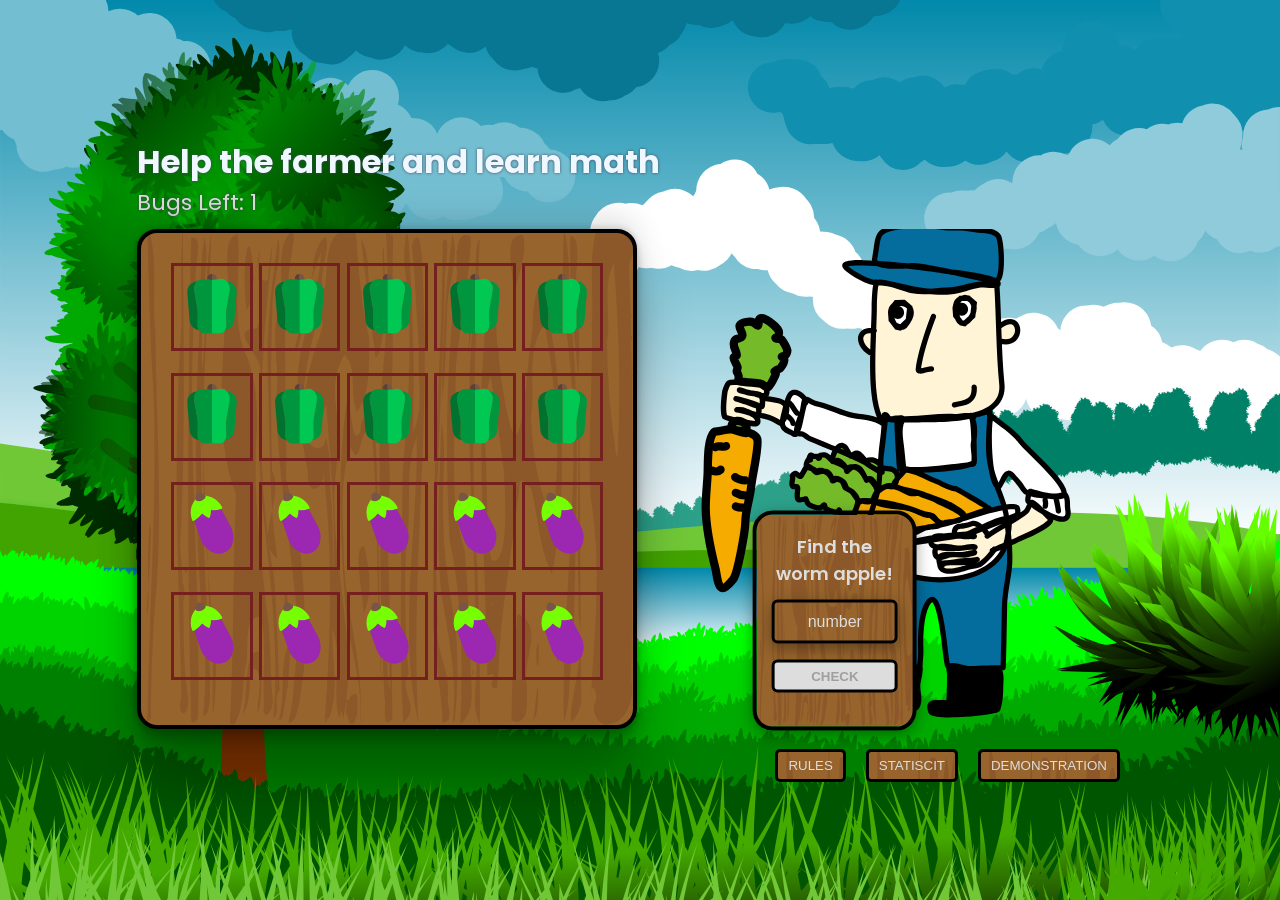
<file: index.html>
<!DOCTYPE html>
<html lang="en">
  <head>
    <meta charset="UTF-8" />
    <meta http-equiv="X-UA-Compatible" content="IE=edge" />
    <meta name="viewport" content="width=device-width, initial-scale=1.0" />
    <title>Education game</title>
    <link rel="stylesheet" href="style.css" />
    <link rel="stylesheet" href="style/styles.css">
    <link rel="preconnect" href="https://fonts.googleapis.com" />
    <link rel="preconnect" href="https://fonts.gstatic.com" crossorigin />
    <link
      href="https://fonts.googleapis.com/css2?family=Poppins:wght@300;400;500;600;700;800&display=swap"
      rel="stylesheet"
    />
  </head>
  <body>
    <main>
      <div class="wining fadeIn">
        <p id="winText">YOU WIN</p>
        <button id="resetGame">NEXT RUND</button>
      </div>
      <div class="lost">
        <p id="lostText">YOU LOST</p>
        <button id="resetGameLost">RESET GAME</button>
      </div>
      <h1 class="title">Help the farmer and learn math</h1>
      <div class="subtext">Bugs Left: 10</div>
      <div class="board">
        <div class="container"></div>
        <div class="farmer">
          <div class="sign">
            <div class="quest">
              <p class="questionP">Find the worm apple!</p>
              <input type="text" placeholder="number" id="inputValue" />
              <button id="submit">CHECK</button>
              <p id="inputFail"></p>
            </div>
          </div>
          <img
            id="farmer"
            src="./pictures/aniamls/carrots12carrotsmix 1.svg"
            alt="farmer"
          />
          <img
            id="carrotInHand"
            src="./pictures/aniamls/carrotInHand.svg"
            alt="carrot"
          />
        </div>
      </div>
      <div class="leaderboardDiv">
        <p id="titleResolut">RESOLUTS</p>
        <div class="stats">
          <p id="emptyResolut">Nothing is here yet, finish your first game.</p>
        </div>
      </div>
      <div class="staisicMath">
        <p id="titleStats">Stats</p>
          <div class="statisticWorng">
            <p id="emptyStats">
              This is where the tasks you did wrong are shown
            </p>
          </div>
        </div>
          <div class="rulesDiv">
            <p id="titleRules">RULES</p>
            <ul>
              <li><p>The player's goal is to find and eliminate all infected vegetables.</p></li>
              <li><p>Click on the fruit board, if there is a worm under the vegetable, you must solve the task correctly.</p></li>
              <li><p>If we fail to solve the task, the worm will multiply and infect a new vegetable.</p></li>
              <li><p>The round ends with finding all the worms.</p></li>
              <li><p>One new worm is added each round.</p></li>
              <li><p>If the player beats 20 rounds, he wins the game.</p></li>
            </ul>
            <div class="egzamplyRules">
              <figure>
                <img src="./pictures/egzample/normal.PNG" alt="egzample normal card">
                <figcaption>Normal card</figcaption>
              </figure>
              <figure>
                <img src="./pictures/egzample/worm.PNG" alt="egzample worm">
                <figcaption>Wanted worm!</figcaption>
              </figure>
            </div>
            <button id="reportBug">🐛 REPORT BUG 🐛</button>
          </div>
      </div>
    </main>
    <div id="buttons">
      <button id="leaderboard">LEADERBOARD</button>
      <button id="rules">RULES</button>
      <button id="statsistic">STATISCIT</button>
      <button id="demonstration">DEMONSTRATION</button>
    </div>
    <div class="bugDiv">
        <button id="closeBugDiv">X</button>
   
      <form method="POST"  id="formMail" action="https://formsubmit.co/tymekslomski@gmail.com" enctype="multipart/form-data">
        <input type="text" name="name" placeholder="name/nickname" required>
        <input type="hidden" name="_next" value="https://kleszczow.github.io/thankYou/">
        <input type="email" name="email" placeholder="Your email">
        <textarea  rows="10" cols="40" name="message" placeholder="Details of problem"></textarea>
        <button type="submit" id="send">SEND</button>
    </form>
    </div>
    <img class="leadybird" src="./pictures/aniamls/leadybird.svg">
    <div class="classDiv">
      <div class="gridSpecial"></div>
      <div class="gridSpecialTwo"></div>
      <div class="gridSpecialThre"></div>
    </div>
    <script src="boardGenerator.js"></script>
  </body>
</html>
</file>
<file: style.css>
* {
  margin: 0;
  padding: 0;
  box-sizing: border-box;
}
:root {
  --grid-cols: 1;
  --grid-rows: 1;
}

.container {
  display: grid;
  grid-gap: 0.4em;
  grid-template-rows: repeat(var(--grid-rows), 1fr);
  grid-template-columns: repeat(var(--grid-cols), 1fr);
  background-image: url(./pictures/background/wood.svg);
  background-size: cover;
}

.sign {
  background-image: url(./pictures/background/wood.svg);
  background-size: cover;
}

.grid-item {
  border: 3px solid rgb(117, 31, 31);
  display: grid;
  place-items: center;
  width: 100%;
  height: min-content;
}
.gridSpecial {
  background-color: transparent;
}
.gridSpecialTwo {
  background-color: transparent;
}
.gridSpecialThre {
  background-color: transparent;
}
.gridImg {
  width: 30px;
}
.wegetables,
.worm {
  width: 100%;
  aspect-ratio: 1;
}
.wining,
.lost {
  background-image: url(./pictures/background/wood2.svg);
}
.imgSpan,
.imgSpanWorm {
  width: 100%;
  aspect-ratio: 1;
}

.leaderboardDiv,
.staisicMath,
.rulesDiv {
  position: absolute;
  width: 110%;
  height: 100%;
  background-image: url(./pictures/background/wood.svg);
  background-size: cover;
  transform: translate(-5%, -100%);
  z-index: 10;
  display: none;
  flex-direction: column;
  align-items: center;
  border: 4px solid black;
  border-radius: 20px;
}
.rulesDiv {
  justify-content: space-between;
}

/*ANIMATION CLASS*/
.carotMoveOne {
  animation: carrot 5s forwards;
}
.carotMoveTwo {
  animation: carrotTwo 3s forwards;
  transform-origin: center;
  transform-box: fill-box;
}
.carotMoveThre {
  animation: carrotThre 2s forwards;
  transform-origin: center;
  transform-box: fill-box;
}
.carotMoveFour {
  animation: carrotFour 2s forwards;
  transform-origin: center;
  transform-box: fill-box;
}
.leadybirdOne {
  animation: leadybirdOne 3s linear;
}
.leadybirdTwo {
  animation: leadybirdTwo 3s linear;
}
.fadeIn {
  animation: fadeIn 500ms forwards;
}
.fadeOut {
  animation: fadeOut 2s forwards;
}
.falling {
  animation: drop 1s forwards;
}
.rotateWorm {
  animation: rotate 0.8s forwards linear;
}
.showItem {
  animation: showWorm 0.3s forwards linear;
}
@keyframes drop {
  0% {
    transform: translateY(0);
  }
  40% {
    opacity: 1;
  }
  100% {
    transform: translateY(300px);
    opacity: 0;
    pointer-events: none;
  }
}
@keyframes rotate {
  0% {
    transform: rotate(0);
  }

  100% {
    transform: rotate(720deg);
    opacity: 0;
    scale: 0.4;
  }
}
@keyframes showWorm {
  0% {
    opacity: 0;
    scale: 0;
  }
  100% {
    opacity: 1;
    scale: 1;
  }
}
@keyframes carrot {
  0% {
    transform: rotate(0deg);
  }
  25% {
    transform: rotate(2deg);
  }
  50% {
    transform: rotate(-2deg);
  }
  75% {
    transform: rotate(2deg);
  }
  100% {
    transform: rotate(0deg);
  }
}
@keyframes carrotTwo {
  0% {
    transform: rotate(0deg);
  }
  50% {
    transform: rotate(7deg);
  }
  100% {
    transform: rotate(0deg);
  }
}
@keyframes carrotThre {
  0% {
    transform: rotate(0deg);
  }
  50% {
    transform: rotate(-7deg);
  }
  100% {
    transform: rotate(0deg);
  }
}
@keyframes carrotFour {
  0% {
    transform: rotate(0deg);
  }
  50% {
    transform: rotate(4deg);
  }
  100% {
    transform: rotate(0deg);
  }
}

@keyframes fadeIn {
  from {
    opacity: 0;
  }
  to {
    opacity: 1;
  }
}
@keyframes fadeOut {
  from {
    opacity: 1;
  }
  to {
    opacity: 0;
  }
}
@keyframes leadybirdOne {
  0% {
    transform: translate(0, 0) rotate(-50deg);
  }
  40% {
    transform: translate(120px, -50px) rotate(40deg);
  }
  70% {
    transform: translate(200px, 50px) rotate(50deg);
  }
  100% {
    transform: translate(300px, 200px) rotate(70deg);
  }
}
@keyframes leadybirdTwo {
  0% {
    transform: translate(406px, 160px);
  }
  40% {
    transform: translate(506px, 50px) rotate(-20deg);
  }
  70% {
    transform: translate(700px, 50px) rotate(30deg);
  }
  100% {
    transform: translate(850px, 170px) rotate(50deg);
  }
}

@media (width < 700px) {
  body {
    overflow: auto;
    margin-top: 100px;
  }
  .board {
    display: flex;
    flex-direction: column;
    height: min-content;
    gap: 15px;
  }
  #farmer {
    display: none;
    height: 0;
  }
  .farmer {
    height: min-content;
  }
  #carrotInHand {
    display: none;
  }

  .sign {
    position: relative;
    transform: translate(0, 0);
    width: 100%;
  }
  #buttons {
    justify-content: center;
  }
}
</file>
<file: style/styles.css>
body {
  display: flex;
  justify-content: center;
  align-items: center;
  flex-direction: column;
  background-image: url(../pictures/background/1546253828.svg);
  background-size: cover;
  background-position: 50% 70%;
  font-family: "Poppins", sans-serif;
  width: 100%;
  height: 100vh;
  padding: 40px 40px 20px 40px;
  overflow: hidden;
}
body button {
  background: #96642c;
  transition: all 0.3s;
}
body button:hover {
  background: #724e24;
}
body #buttons {
  width: 80%;
  display: flex;
  justify-content: end;
  gap: 20px;
  margin-top: 20px;
}
body #buttons #leaderboard,
body #buttons #rules,
body #buttons #statsistic,
body #buttons #demonstration {
  border-radius: 5px;
  padding: 6px 10px;
  color: #ddd;
  border: 3px solid black;
  font-weight: 500;
  background-image: url(../pictures/background/wood.svg);
}
body #buttons #leaderboard {
  display: none;
}
body .leadybird {
  position: absolute;
  width: 40px;
  left: -5%;
  bottom: 70px;
}

main {
  position: relative;
  -webkit-user-select: none;
     -moz-user-select: none;
          user-select: none;
}
main h1 {
  color: aliceblue;
  text-shadow: 0px 0px 3px rgb(66, 68, 90);
}
main .subtext {
  color: #ddd;
  font-size: 22px;
  margin-bottom: 10px;
  text-shadow: 0px 0px 3px rgb(66, 68, 90);
}
main ul,
main #emptyStats {
  color: #ddd;
  text-shadow: 0px 0px 3px rgb(66, 68, 90);
  font-size: 20px;
}
main .board {
  display: flex;
  justify-content: center;
  align-items: center;
  flex-direction: row;
  gap: 50px;
}
main .container {
  width: 500px;
  aspect-ratio: 1;
  padding: 30px;
  border-radius: 20px;
  overflow: hidden;
  border: 4px solid black;
  box-shadow: rgba(0, 0, 0, 0.25) 0px 54px 55px, rgba(0, 0, 0, 0.12) 0px -12px 30px, rgba(0, 0, 0, 0.12) 0px 4px 6px, rgba(0, 0, 0, 0.17) 0px 12px 13px, rgba(0, 0, 0, 0.09) 0px -3px 5px;
}
main .farmer img,
main .farmer {
  position: relative;
  height: 500px;
  z-index: 4;
}
main #winText,
main #lostText {
  color: #ddd;
  font-size: 50px;
  font-weight: bolder;
  text-shadow: rgba(0, 0, 0, 0.35) 0px 5px 15px;
}
main #resetGame, main #resetGameLost {
  padding: 10px 20px;
  border-radius: 10px;
  border: 3px solid black;
  font-weight: 600;
  transition: all 285ms;
}
main #resetGame:hover, main #resetGameLost:hover {
  background-color: #724e24;
  color: #ddd;
}
main #resetGameLost:hover {
  background-color: red;
  color: #ddd;
}
main #lostText {
  color: red;
}
main .sign {
  position: absolute;
  width: 36%;
  height: 44%;
  padding: 15px;
  z-index: 5;
  transform: translate(40%, 128%);
  border: 4px solid black;
  border-radius: 20px;
  box-shadow: rgba(0, 0, 0, 0.35) 0px 5px 15px;
}
main .sign #inputValue {
  width: 100%;
  padding: 10px;
  background-color: transparent;
  border: 3px solid black;
  border-radius: 6px;
  color: white;
  font-size: 16px;
  text-align: center;
  box-shadow: rgba(0, 0, 0, 0.35) 0px 5px 15px;
}
main .sign #inputValue::-moz-placeholder {
  color: #ddd;
}
main .sign #inputValue::placeholder {
  color: #ddd;
}
main .sign .quest {
  display: grid;
  place-content: center;
  gap: 10px;
}
main .sign .questionP {
  display: grid;
  place-content: center;
  text-align: center;
  color: #ddd;
  font-weight: 600;
  font-size: 18px;
  min-height: 60px;
}
main .sign #inputFail {
  color: #ddd;
  text-align: center;
  margin-bottom: 10px;
}
main .sign #submit {
  background-color: #ddd;
  padding: 6px;
  margin-top: 6px;
  border-radius: 6px;
  border: 3px solid black;
  font-weight: 600;
}
main .wining,
main .lost {
  display: flex;
  justify-content: center;
  align-items: center;
  flex-direction: column;
  display: none;
  position: absolute;
  width: 100%;
  height: 100%;
  z-index: 11;
  border-radius: 20px;
  border: 4px solid black;
  gap: 20px;
  transition: visibility 0s, opacity 0.5s linear;
}
main #titleResolut,
main #titleStats,
main #titleRules {
  width: 100%;
  height: 20%;
  display: flex;
  justify-content: center;
  align-items: center;
  flex-direction: row;
  font-weight: 500;
  font-size: 40px;
  letter-spacing: 1.5px;
  color: #ddd;
}
main #emptyResolut {
  padding-bottom: 40px;
  font-size: 30px;
}
main .egzamplyRules {
  display: flex;
  gap: 100px;
  text-align: center;
}
main figcaption {
  color: #ddd;
}
main #reportBug {
  background-color: transparent;
  border: none;
  transition: all 0.275s;
  margin-bottom: 10px;
  color: #ddd;
}
main #reportBug:hover {
  color: red;
}
main .stats {
  height: 80%;
  display: flex;
  flex-direction: column;
  justify-content: center;
  align-items: center;
  gap: 10px;
}
main #questSpan,
main #corectSpan,
main #incorectSpan {
  font-weight: 600;
}
main #corectSpan {
  color: green;
}
main #incorectSpan {
  color: red;
}
main .show {
  display: flex;
}
main .hide {
  display: none;
}
main .newContent {
  background-color: #ddd;
  width: 100%;
  height: -moz-fit-content;
  height: fit-content;
  padding: 20px;
}
main #farmer {
  width: 100%;
  height: 100%;
}
main #carrotInHand {
  position: absolute;
  top: 17%;
  left: 3%;
  height: -moz-min-content;
  height: min-content;
  width: 20%;
}
main .bugDiv {
  display: flex;
  flex-direction: column;
  align-items: center;
  justify-content: center;
  gap: 50px;
}
main #contactform {
  display: flex;
  flex-direction: column;
  align-items: center;
  justify-content: center;
  width: 100%;
}

.bugDiv {
  position: relative;
  display: none;
  background-image: url(../pictures/background/wood2.svg);
  padding: 50px;
  border-radius: 10px;
  box-shadow: rgba(0, 0, 0, 0.25) 0px 54px 55px, rgba(0, 0, 0, 0.12) 0px -12px 30px, rgba(0, 0, 0, 0.12) 0px 4px 6px, rgba(0, 0, 0, 0.17) 0px 12px 13px, rgba(0, 0, 0, 0.09) 0px -3px 5px;
}
.bugDiv #closeBugDiv {
  position: absolute;
  right: 10px;
  top: 10px;
  border-radius: 100%;
  width: 30px;
  aspect-ratio: 1;
  background-color: #ff211d;
  border: 2px solid black;
  font-weight: 600;
}
.bugDiv #formMail {
  display: flex;
  justify-content: center;
  align-items: center;
  flex-direction: column;
  gap: 16px;
}
.bugDiv #formMail #send {
  padding: 10px 20px;
  border-radius: 10px;
  border: 3px solid black;
}
.bugDiv #formMail input {
  width: 100%;
  padding: 8px 12px;
  border-radius: 5px;
  border: 3px solid black;
  outline: none;
}
.bugDiv #formMail input:focus {
  border: 3px solid #573e1e;
}
.bugDiv #formMail input:hover {
  border: 3px solid #694b23;
}
.bugDiv #formMail textarea {
  padding: 10px;
  border-radius: 5px;
  border: 3px solid black;
  outline: none;
}
.bugDiv #formMail textarea:focus {
  border: 3px solid #573e1e;
}
.bugDiv #formMail textarea:hover {
  border: 3px solid #694b23;
}/*# sourceMappingURL=styles.css.map */
</file>
